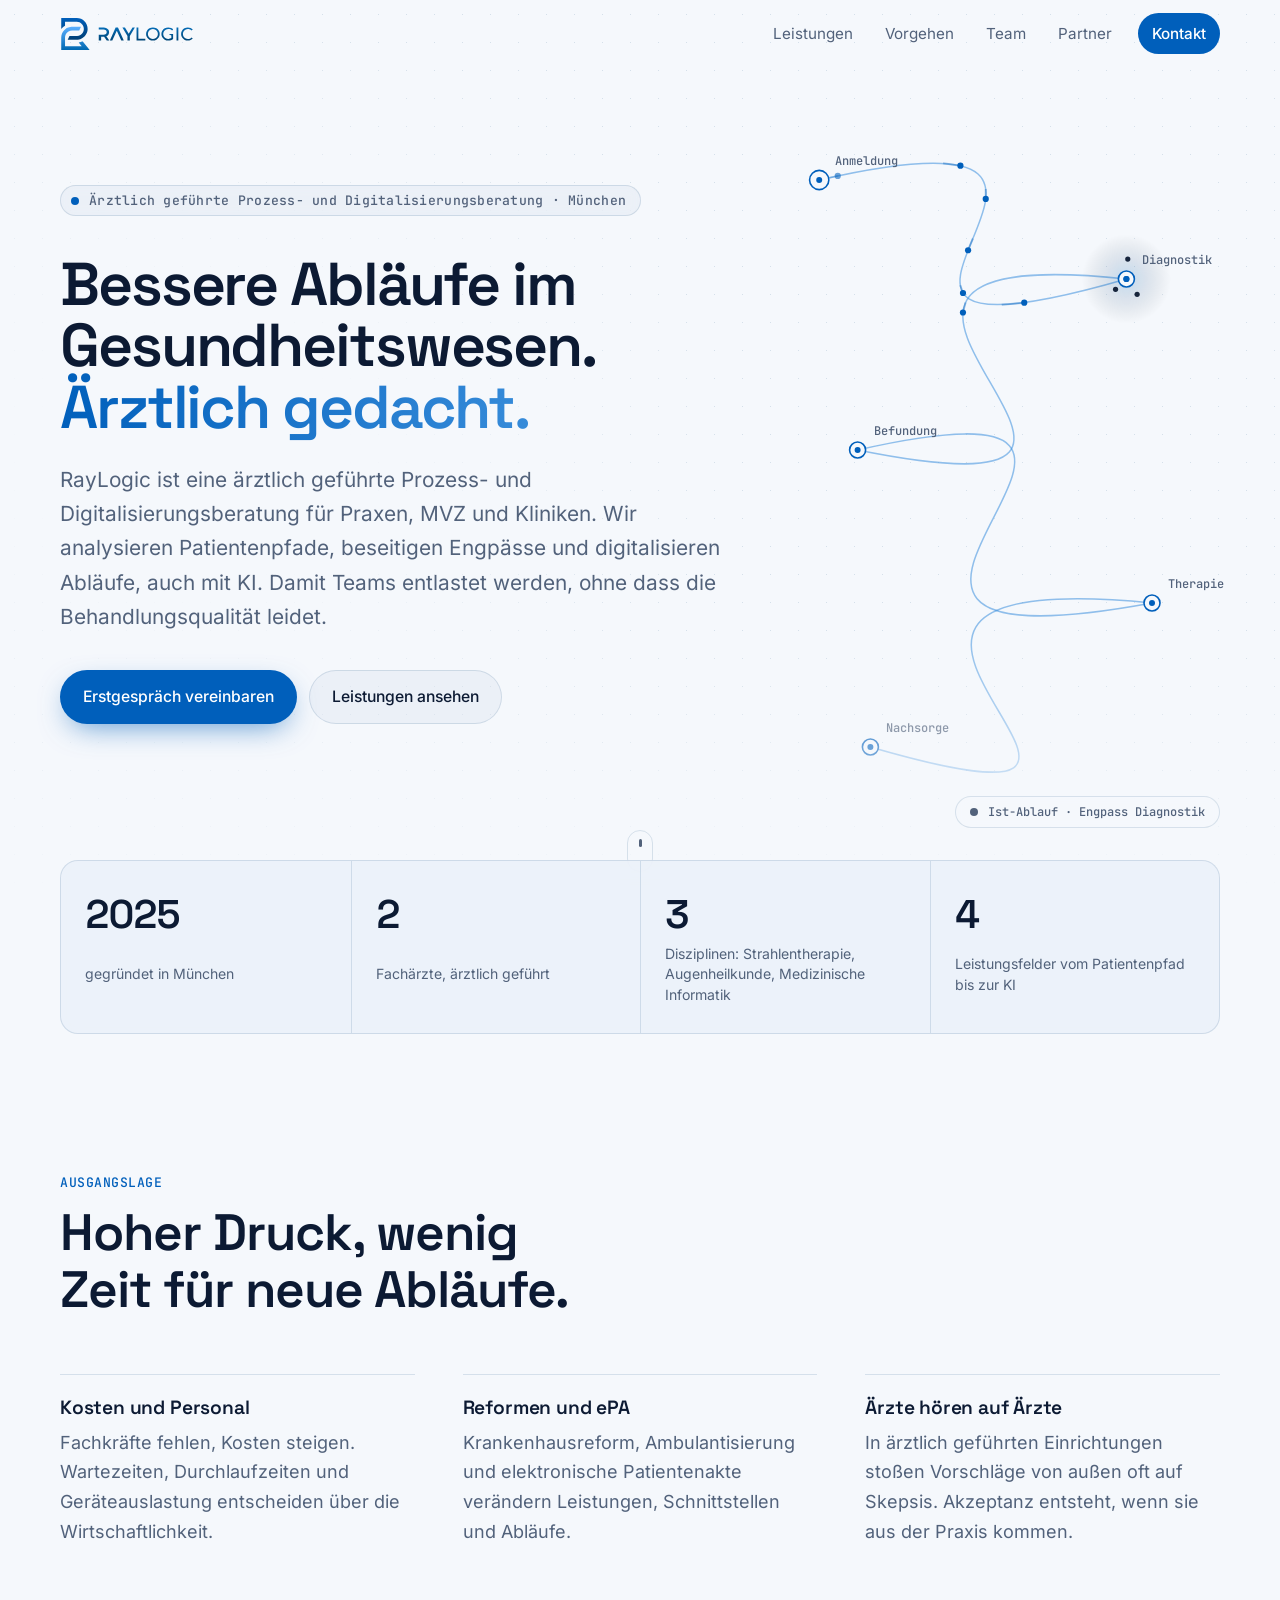
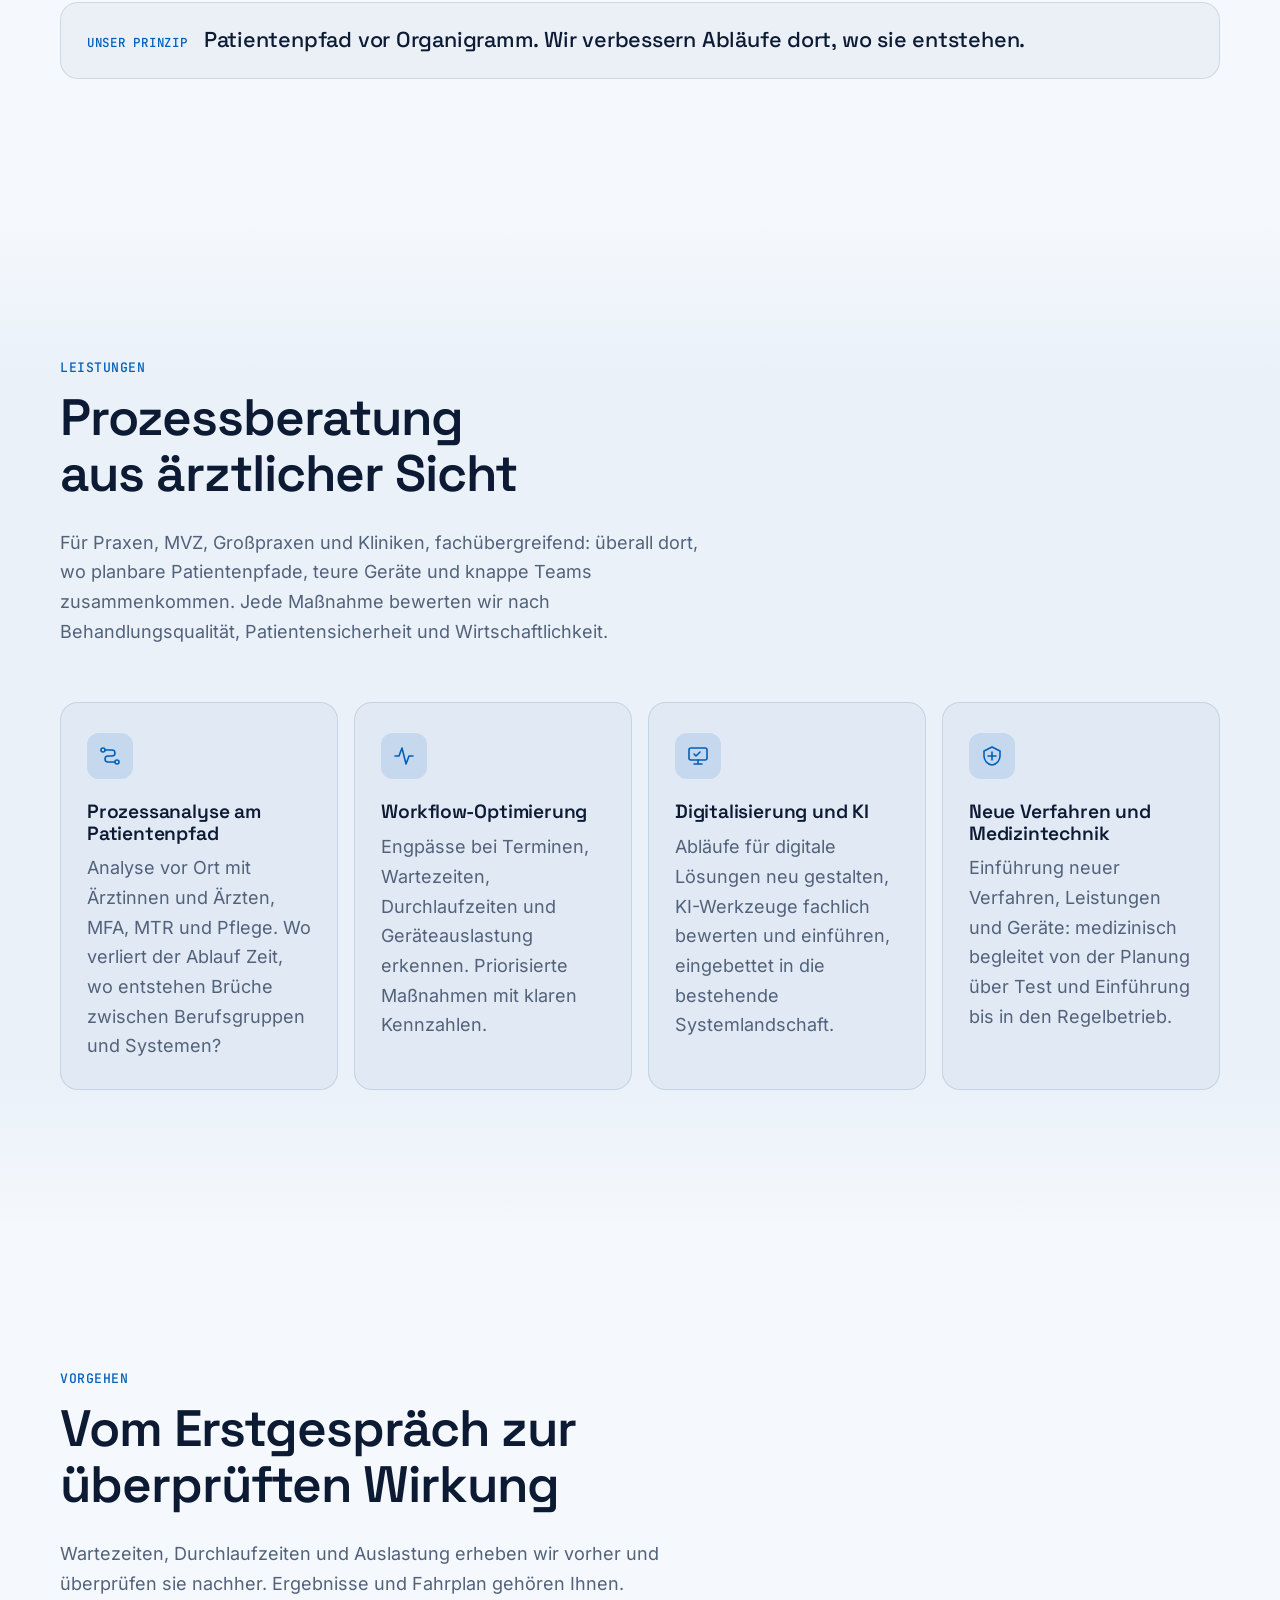
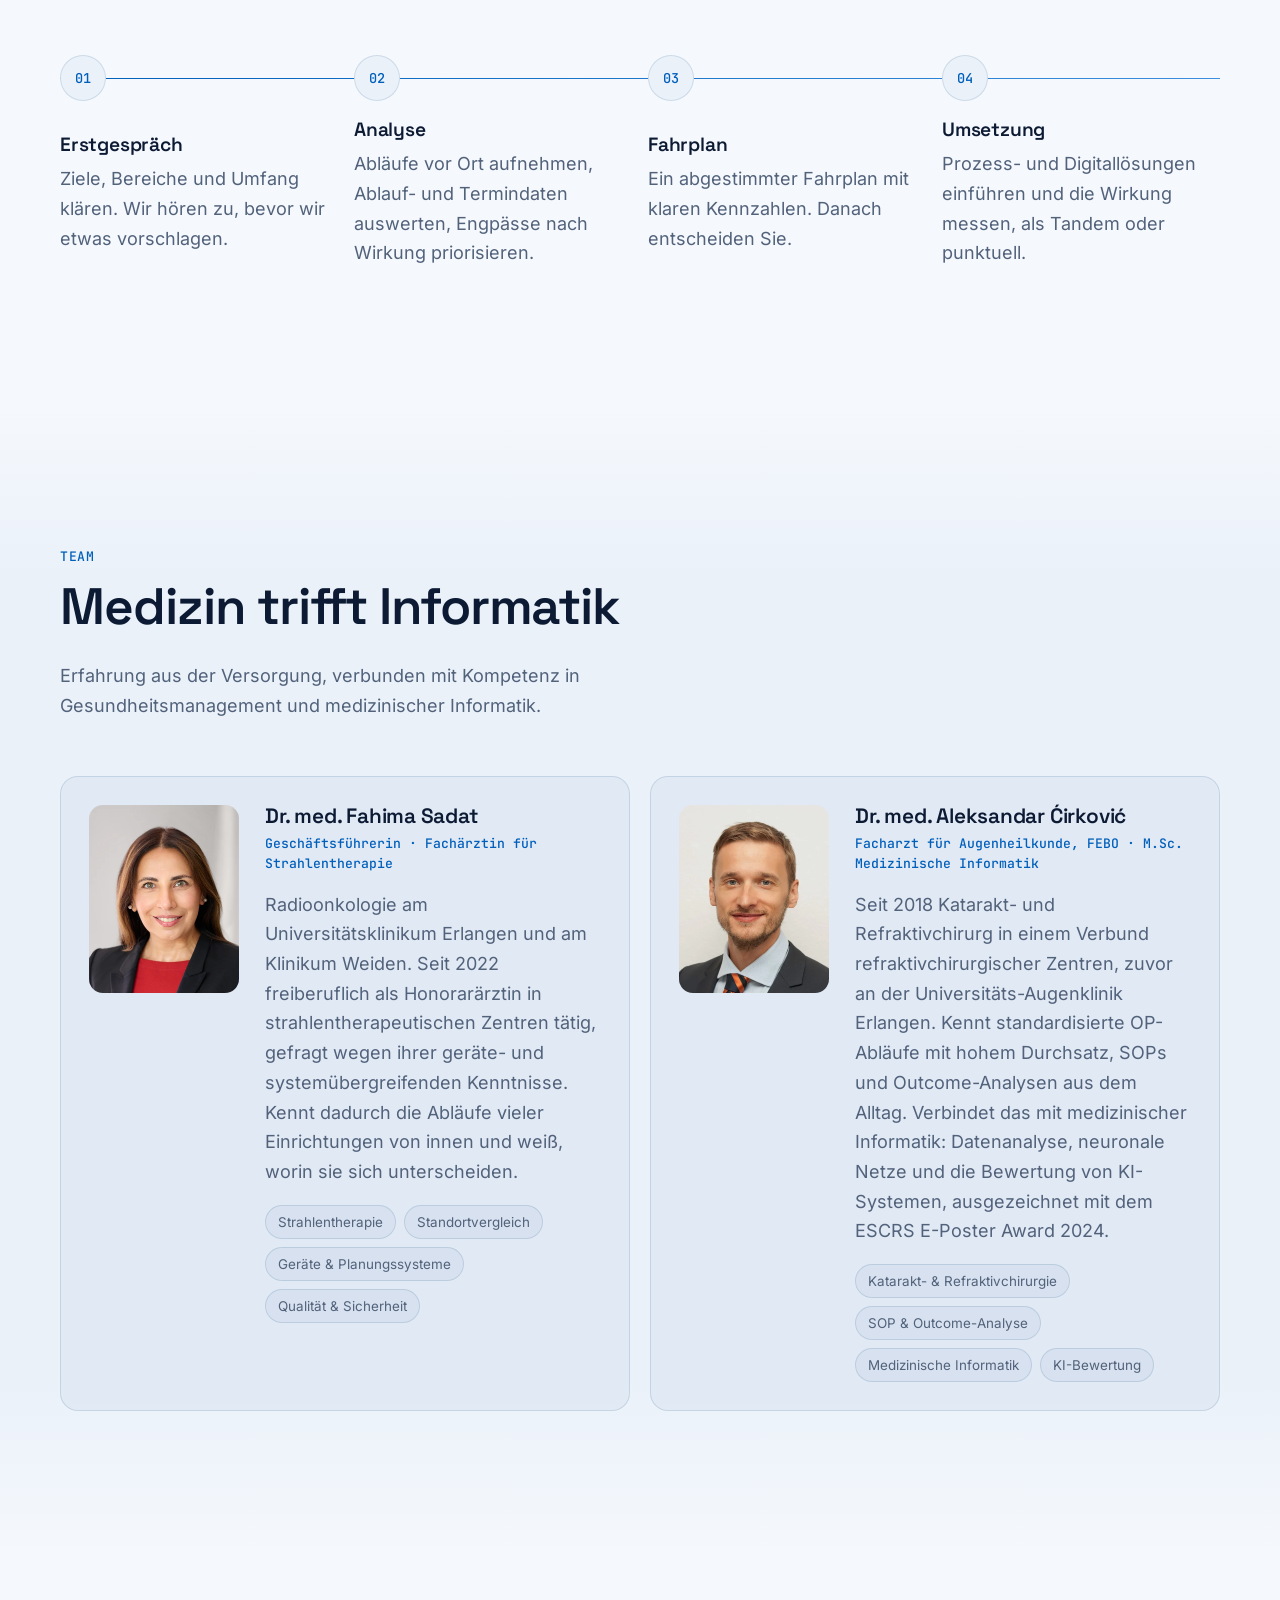
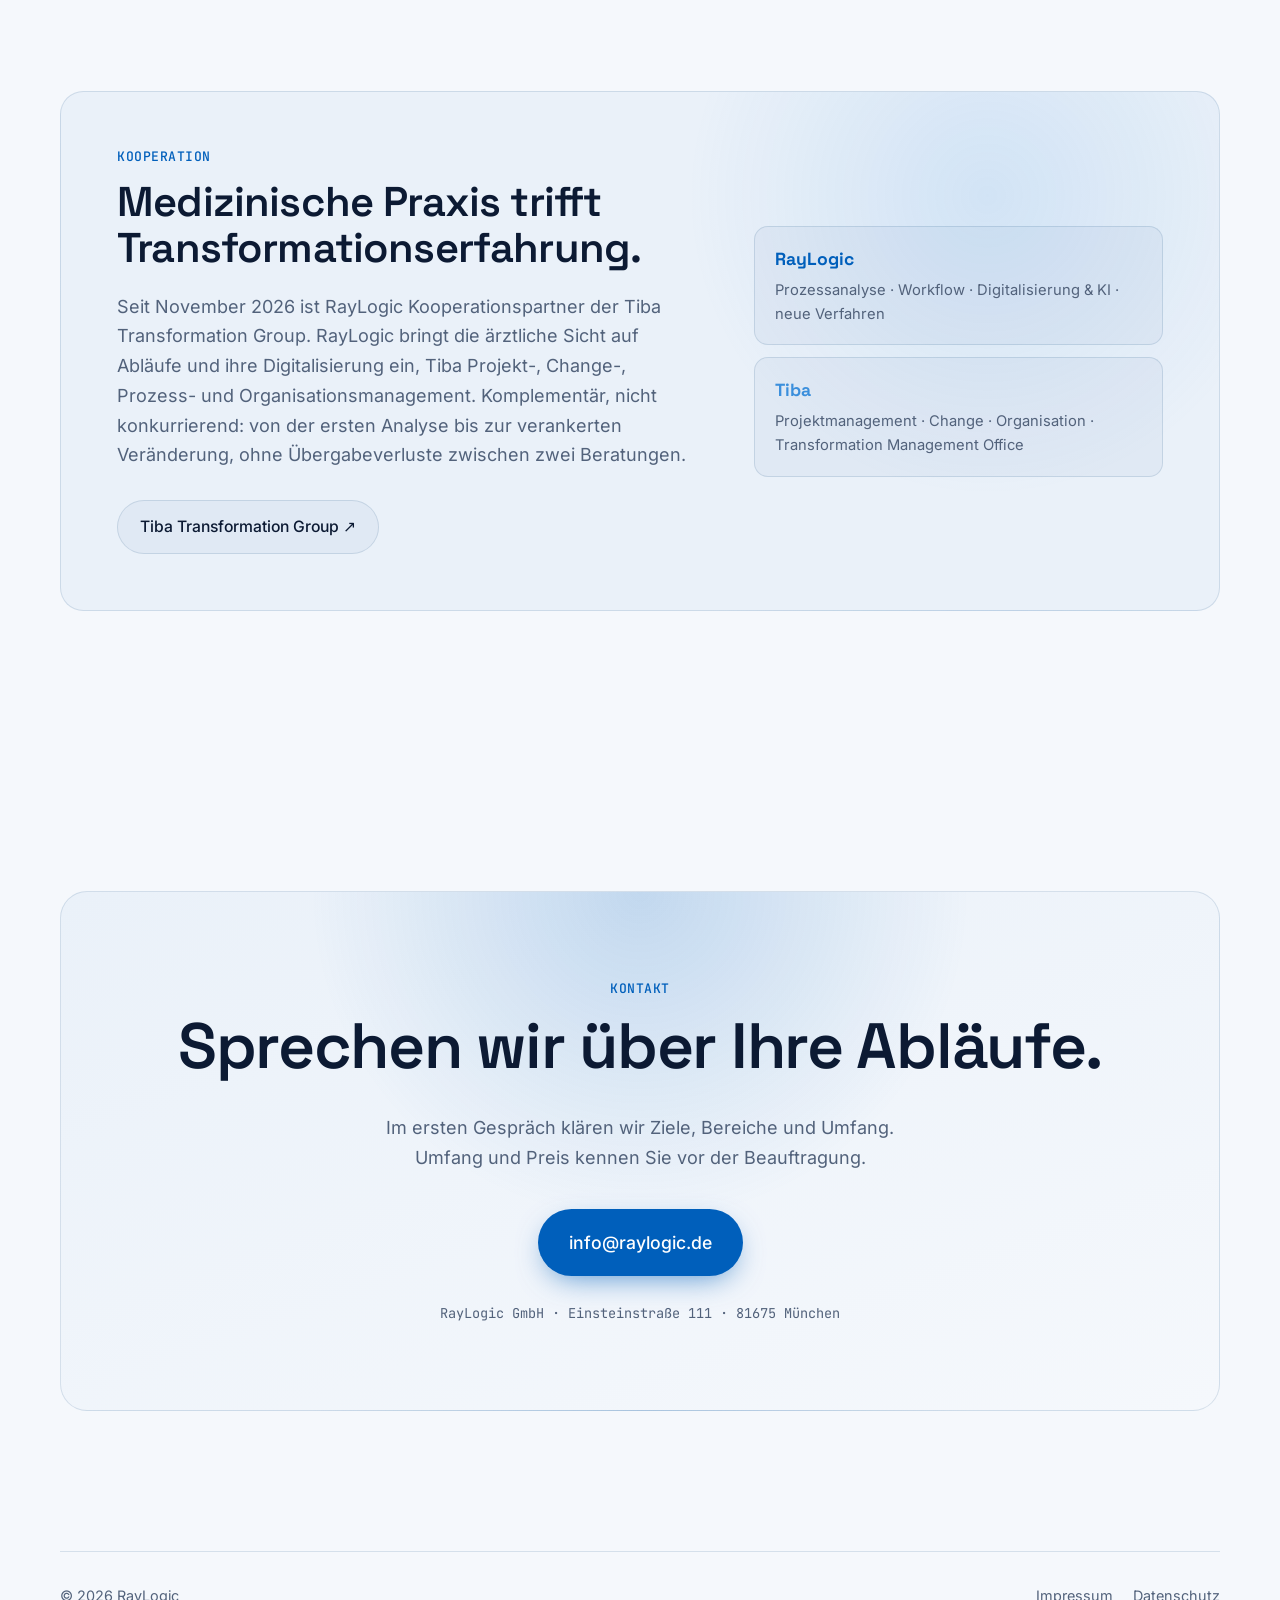
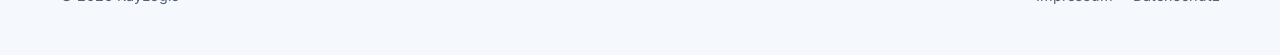
<file: raylogic-site/site/index.html>
<!doctype html>
<html lang="de">
<head>
  <meta charset="utf-8">
  <meta name="viewport" content="width=device-width, initial-scale=1, viewport-fit=cover">
  <title>RayLogic – Prozessberatung für das Gesundheitswesen</title>
  <meta name="description" content="RayLogic GmbH – ärztlich geführte Prozess- und Digitalisierungsberatung für Praxen, MVZ und Kliniken aus München.">
  <meta name="theme-color" content="#08111f" media="(prefers-color-scheme: dark)">
  <meta name="theme-color" content="#f5f8fc" media="(prefers-color-scheme: light)">
  <meta property="og:title" content="RayLogic">
  <meta property="og:type" content="website">
  <link rel="icon" href="assets/img/raylogic-bildmarke.svg" type="image/svg+xml">
  <link rel="icon" href="assets/img/favicon-64.png" type="image/png" sizes="64x64">
  <link rel="apple-touch-icon" href="assets/img/apple-touch-icon.png">
  <link rel="preload" href="assets/fonts/inter-var.woff2" as="font" type="font/woff2" crossorigin>
  <link rel="preload" href="assets/fonts/space-grotesk-var.woff2" as="font" type="font/woff2" crossorigin>
  <link rel="stylesheet" href="assets/css/main.css">
  <script src="assets/js/main.js" defer></script>
  <script src="assets/js/hero.js" defer></script>
</head>
<body>
  <div class="progress" aria-hidden="true"></div>

  <header class="site-header" data-header>
    <a class="brand" href="#top" aria-label="RayLogic – zur Startseite">
      <img class="brand-logo logo-on-dark" src="assets/img/raylogic-horizontal-dunkel.svg" alt="RayLogic" width="512" height="130">
      <img class="brand-logo logo-on-light" src="assets/img/raylogic-horizontal.svg" alt="" width="512" height="130">
    </a>
    <button class="nav-toggle" aria-expanded="false" aria-controls="nav" data-nav-toggle>
      <span class="sr-only">Menü</span><i></i><i></i>
    </button>
    <nav id="nav" class="nav" data-nav>
      <a href="#leistungen">Leistungen</a>
      <a href="#ansatz">Vorgehen</a>
      <a href="#team">Team</a>
      <a href="#partner">Partner</a>
      <a href="#kontakt" class="nav-cta">Kontakt</a>
    </nav>
  </header>

  <main id="top">
    <!-- ========== HERO ========== -->
    <section class="hero">
      <canvas class="hero-canvas" data-hero-canvas aria-hidden="true"></canvas>
      <div class="hero-inner">
        <p class="eyebrow reveal">
          <span class="dot"></span>
          Ärztlich geführte Prozess- und Digitalisierungsberatung · München
        </p>
        <h1 class="hero-title reveal" data-split>
          Bessere Abläufe im Gesundheitswesen.<br> <em>Ärztlich gedacht.</em>
        </h1>
        <p class="lead reveal">
          RayLogic ist eine ärztlich geführte Prozess- und Digitalisierungsberatung für Praxen, MVZ und Kliniken. Wir analysieren Patientenpfade, beseitigen Engpässe und digitalisieren Abläufe, auch mit KI. Damit Teams entlastet werden, ohne dass die Behandlungsqualität leidet.
        </p>
        <div class="hero-actions reveal">
          <a class="btn btn-primary" href="#kontakt" data-magnetic>Erstgespräch vereinbaren</a>
          <a class="btn btn-ghost" href="#leistungen">Leistungen ansehen</a>
        </div>
      </div>
      <p class="hero-phase" data-hero-phase data-state="ist" aria-hidden="true">Ist-Ablauf · Engpass Diagnostik</p>
      <a class="scroll-hint" href="#leistungen" aria-label="Weiter nach unten"><span></span></a>
    </section>

    <!-- ========== ECKDATEN ========== -->
    <section class="stats" aria-label="Eckdaten">
      <div class="stat reveal"><b data-count="2025" data-plain>2025</b><span>gegründet in München</span></div>
      <div class="stat reveal"><b data-count="2">2</b><span>Fachärzte, ärztlich geführt</span></div>
      <div class="stat reveal"><b data-count="3">3</b><span>Disziplinen: Strahlentherapie, Augenheilkunde, Medizinische Informatik</span></div>
      <div class="stat reveal"><b data-count="4">4</b><span>Leistungsfelder vom Patientenpfad bis zur KI</span></div>
    </section>

    <!-- ========== AUSGANGSLAGE ========== -->
    <section id="warum" class="section">
      <header class="section-head">
        <p class="kicker reveal">Ausgangslage</p>
        <h2 class="reveal">Hoher Druck, wenig Zeit für neue Abläufe.</h2>
      </header>
      <div class="why">
        <article class="why-item reveal">
          <h3>Kosten und Personal</h3>
          <p>Fachkräfte fehlen, Kosten steigen. Wartezeiten, Durchlaufzeiten und Geräteauslastung entscheiden über die Wirtschaftlichkeit.</p>
        </article>
        <article class="why-item reveal">
          <h3>Reformen und ePA</h3>
          <p>Krankenhausreform, Ambulantisierung und elektronische Patientenakte verändern Leistungen, Schnittstellen und Abläufe.</p>
        </article>
        <article class="why-item reveal">
          <h3>Ärzte hören auf Ärzte</h3>
          <p>In ärztlich geführten Einrichtungen stoßen Vorschläge von außen oft auf Skepsis. Akzeptanz entsteht, wenn sie aus der Praxis kommen.</p>
        </article>
      </div>
      <p class="principle reveal"><span>Unser Prinzip</span> Patientenpfad vor Organigramm. Wir verbessern Abläufe dort, wo sie entstehen.</p>
    </section>

    <!-- ========== LEISTUNGEN ========== -->
    <section id="leistungen" class="section section-alt">
      <header class="section-head">
        <p class="kicker reveal">Leistungen</p>
        <h2 class="reveal">Prozessberatung aus ärztlicher Sicht</h2>
        <p class="reveal muted">Für Praxen, MVZ, Großpraxen und Kliniken, fachübergreifend: überall dort, wo planbare Patientenpfade, teure Geräte und knappe Teams zusammenkommen. Jede Maßnahme bewerten wir nach Behandlungsqualität, Patientensicherheit und Wirtschaftlichkeit.</p>
      </header>
      <div class="cards">
        <article class="card reveal" data-spotlight>
          <div class="card-icon" aria-hidden="true">
            <svg viewBox="0 0 24 24"><circle cx="5" cy="6" r="2"/><circle cx="19" cy="18" r="2"/><path d="M7 6h7a3 3 0 0 1 0 6H10a3 3 0 0 0 0 6h7"/></svg>
          </div>
          <h3>Prozessanalyse am Patientenpfad</h3>
          <p>Analyse vor Ort mit Ärztinnen und Ärzten, MFA, MTR und Pflege. Wo verliert der Ablauf Zeit, wo entstehen Brüche zwischen Berufsgruppen und Systemen?</p>
        </article>
        <article class="card reveal" data-spotlight>
          <div class="card-icon" aria-hidden="true">
            <svg viewBox="0 0 24 24"><path d="M3 12h4l3-8 4 16 3-8h4"/></svg>
          </div>
          <h3>Workflow-Optimierung</h3>
          <p>Engpässe bei Terminen, Wartezeiten, Durchlaufzeiten und Geräteauslastung erkennen. Priorisierte Maßnahmen mit klaren Kennzahlen.</p>
        </article>
        <article class="card reveal" data-spotlight>
          <div class="card-icon" aria-hidden="true">
            <svg viewBox="0 0 24 24"><rect x="3" y="4" width="18" height="12" rx="2"/><path d="M8 20h8M12 16v4M8 10l2 2 4-4"/></svg>
          </div>
          <h3>Digitalisierung und KI</h3>
          <p>Abläufe für digitale Lösungen neu gestalten, KI-Werkzeuge fachlich bewerten und einführen, eingebettet in die bestehende Systemlandschaft.</p>
        </article>
        <article class="card reveal" data-spotlight>
          <div class="card-icon" aria-hidden="true">
            <svg viewBox="0 0 24 24"><path d="M12 3l8 4v5c0 4.5-3.4 8.3-8 9-4.6-.7-8-4.5-8-9V7z"/><path d="M12 8v8M8 12h8"/></svg>
          </div>
          <h3>Neue Verfahren und Medizintechnik</h3>
          <p>Einführung neuer Verfahren, Leistungen und Geräte: medizinisch begleitet von der Planung über Test und Einführung bis in den Regelbetrieb.</p>
        </article>
      </div>
    </section>

    <!-- ========== VORGEHEN ========== -->
    <section id="ansatz" class="section">
      <header class="section-head">
        <p class="kicker reveal">Vorgehen</p>
        <h2 class="reveal">Vom Erstgespräch zur überprüften Wirkung</h2>
        <p class="reveal muted">Wartezeiten, Durchlaufzeiten und Auslastung erheben wir vorher und überprüfen sie nachher. Ergebnisse und Fahrplan gehören Ihnen.</p>
      </header>
      <ol class="steps" data-steps>
        <li class="step reveal"><span class="step-n">01</span><div><h3>Erstgespräch</h3><p>Ziele, Bereiche und Umfang klären. Wir hören zu, bevor wir etwas vorschlagen.</p></div></li>
        <li class="step reveal"><span class="step-n">02</span><div><h3>Analyse</h3><p>Abläufe vor Ort aufnehmen, Ablauf- und Termindaten auswerten, Engpässe nach Wirkung priorisieren.</p></div></li>
        <li class="step reveal"><span class="step-n">03</span><div><h3>Fahrplan</h3><p>Ein abgestimmter Fahrplan mit klaren Kennzahlen. Danach entscheiden Sie.</p></div></li>
        <li class="step reveal"><span class="step-n">04</span><div><h3>Umsetzung</h3><p>Prozess- und Digitallösungen einführen und die Wirkung messen, als Tandem oder punktuell.</p></div></li>
      </ol>
    </section>

    <!-- ========== TEAM ========== -->
    <section id="team" class="section section-alt">
      <header class="section-head">
        <p class="kicker reveal">Team</p>
        <h2 class="reveal">Medizin trifft Informatik</h2>
        <p class="reveal muted">Erfahrung aus der Versorgung, verbunden mit Kompetenz in Gesundheitsmanagement und medizinischer Informatik.</p>
      </header>
      <div class="team">
        <article class="person reveal" data-spotlight>
          <img class="person-photo" src="assets/img/fahima-sadat.webp" alt="Porträt Dr. med. Fahima Sadat" width="600" height="750" loading="lazy" decoding="async">
          <div class="person-body">
            <h3>Dr. med. Fahima Sadat</h3>
            <p class="role">Geschäftsführerin · Fachärztin für Strahlentherapie</p>
            <p>Radioonkologie am Universitätsklinikum Erlangen und am Klinikum Weiden. Seit 2022 freiberuflich als Honorarärztin in strahlentherapeutischen Zentren tätig, gefragt wegen ihrer geräte- und systemübergreifenden Kenntnisse. Kennt dadurch die Abläufe vieler Einrichtungen von innen und weiß, worin sie sich unterscheiden.</p>
            <ul class="tags"><li>Strahlentherapie</li><li>Standortvergleich</li><li>Geräte &amp; Planungssysteme</li><li>Qualität &amp; Sicherheit</li></ul>
          </div>
        </article>
        <article class="person reveal" data-spotlight>
          <img class="person-photo" src="assets/img/aleksandar-cirkovic.webp" alt="Porträt Dr. med. Aleksandar Ćirković" width="600" height="750" loading="lazy" decoding="async">
          <div class="person-body">
            <h3>Dr. med. Aleksandar Ćirković</h3>
            <p class="role">Facharzt für Augenheilkunde, FEBO · M.Sc. Medizinische Informatik</p>
            <p>Seit 2018 Katarakt- und Refraktivchirurg in einem Verbund refraktivchirurgischer Zentren, zuvor an der Universitäts-Augenklinik Erlangen. Kennt standardisierte OP-Abläufe mit hohem Durchsatz, SOPs und Outcome-Analysen aus dem Alltag. Verbindet das mit medizinischer Informatik: Datenanalyse, neuronale Netze und die Bewertung von KI-Systemen, ausgezeichnet mit dem ESCRS E-Poster Award 2024.</p>
            <ul class="tags"><li>Katarakt- &amp; Refraktivchirurgie</li><li>SOP &amp; Outcome-Analyse</li><li>Medizinische Informatik</li><li>KI-Bewertung</li></ul>
          </div>
        </article>
      </div>
    </section>

    <!-- ========== PARTNER ========== -->
    <section id="partner" class="section">
      <div class="partner reveal" data-spotlight>
        <div class="partner-text">
          <p class="kicker">Kooperation</p>
          <h2>Medizinische Praxis trifft Transformationserfahrung.</h2>
          <p class="muted">Seit November 2026 ist RayLogic Kooperationspartner der Tiba Transformation Group. RayLogic bringt die ärztliche Sicht auf Abläufe und ihre Digitalisierung ein, Tiba Projekt-, Change-, Prozess- und Organisationsmanagement. Komplementär, nicht konkurrierend: von der ersten Analyse bis zur verankerten Veränderung, ohne Übergabeverluste zwischen zwei Beratungen.</p>
          <a class="btn btn-ghost" href="https://www.tiba-ttg.com/" target="_blank" rel="noopener">Tiba Transformation Group ↗</a>
        </div>
        <ul class="partner-split">
          <li><b>RayLogic</b><span>Prozessanalyse · Workflow · Digitalisierung &amp; KI · neue Verfahren</span></li>
          <li><b>Tiba</b><span>Projektmanagement · Change · Organisation · Transformation Management Office</span></li>
        </ul>
      </div>
    </section>

    <!-- ========== KONTAKT ========== -->
    <section id="kontakt" class="section contact">
      <div class="contact-card reveal" data-spotlight>
        <p class="kicker">Kontakt</p>
        <h2>Sprechen wir über Ihre Abläufe.</h2>
        <p class="muted">Im ersten Gespräch klären wir Ziele, Bereiche und Umfang. Umfang und Preis kennen Sie vor der Beauftragung.</p>
        <div class="contact-actions">
          <a class="btn btn-primary btn-lg" href="mailto:info@raylogic.de" data-magnetic>info@raylogic.de</a>
        </div>
        <p class="address">RayLogic GmbH · Einsteinstraße 111 · 81675 München</p>
      </div>
    </section>
  </main>

  <footer class="site-footer">
    <span>© <span data-year></span> RayLogic</span>
    <nav>
      <a href="impressum.html">Impressum</a>
      <a href="datenschutz.html">Datenschutz</a>
    </nav>
  </footer>
</body>
</html>
</file>
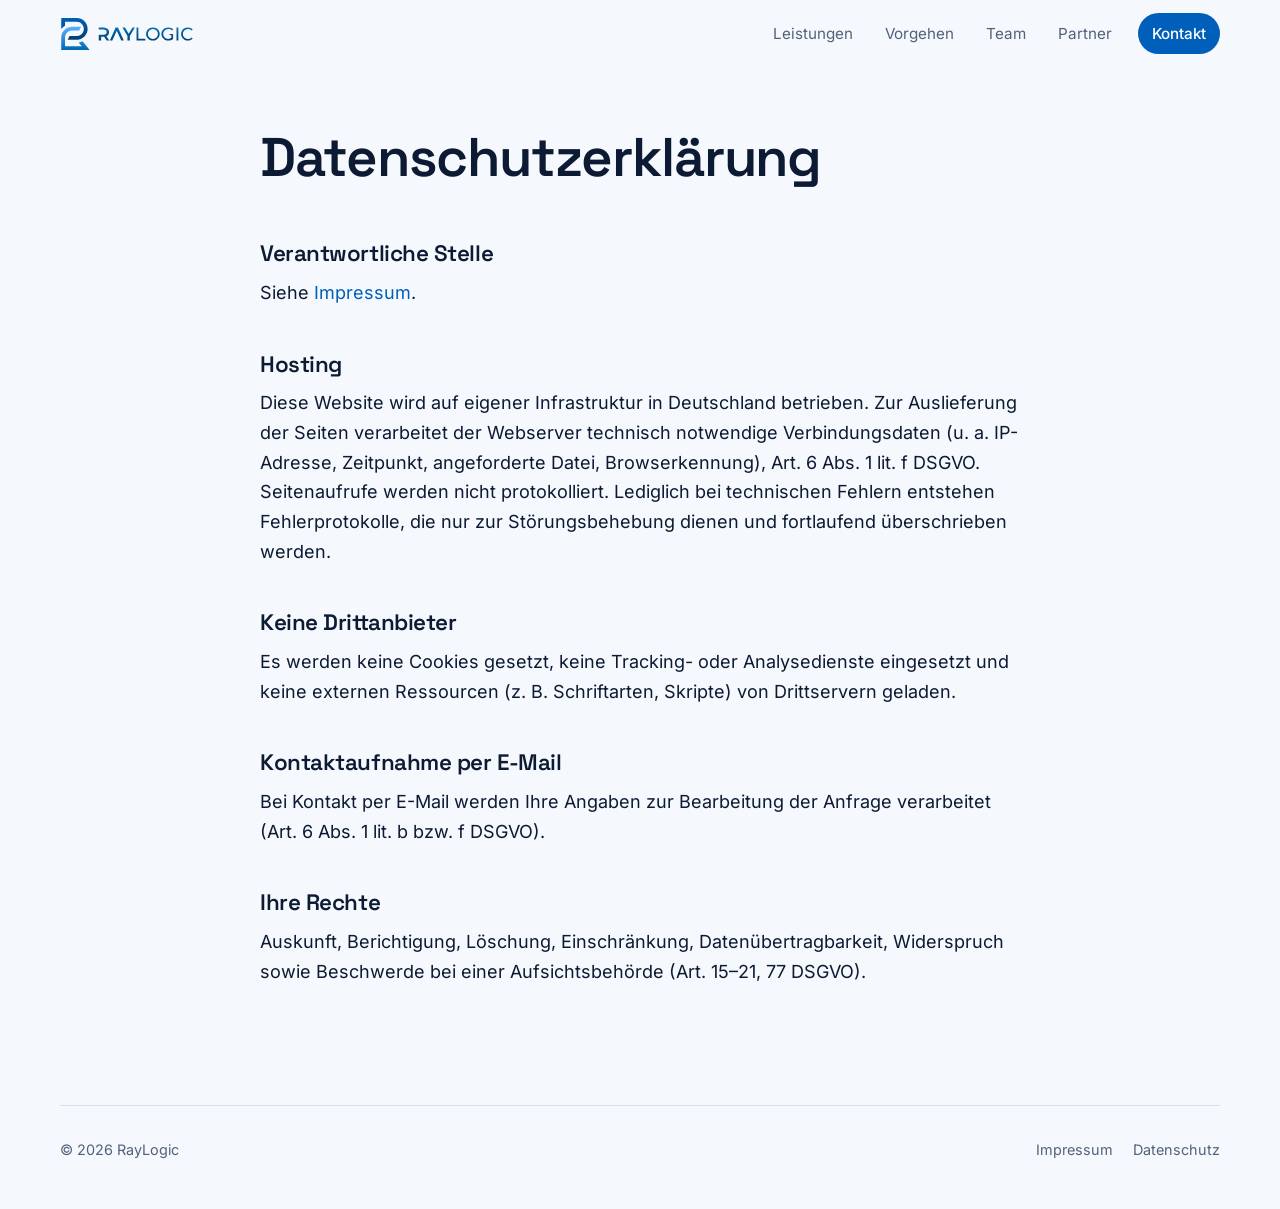
<file: raylogic-site/site/datenschutz.html>
<!doctype html>
<html lang="de">
<head>
  <meta charset="utf-8">
  <meta name="viewport" content="width=device-width, initial-scale=1, viewport-fit=cover">
  <title>Datenschutz – RayLogic</title>
  <meta name="description" content="RayLogic GmbH – ärztlich geführte Prozess- und Digitalisierungsberatung für Praxen, MVZ und Kliniken aus München.">
  <meta name="theme-color" content="#08111f" media="(prefers-color-scheme: dark)">
  <meta name="theme-color" content="#f5f8fc" media="(prefers-color-scheme: light)">
  <meta property="og:title" content="RayLogic">
  <meta property="og:type" content="website">
  <link rel="icon" href="assets/img/raylogic-bildmarke.svg" type="image/svg+xml">
  <link rel="icon" href="assets/img/favicon-64.png" type="image/png" sizes="64x64">
  <link rel="apple-touch-icon" href="assets/img/apple-touch-icon.png">
  <link rel="preload" href="assets/fonts/inter-var.woff2" as="font" type="font/woff2" crossorigin>
  <link rel="preload" href="assets/fonts/space-grotesk-var.woff2" as="font" type="font/woff2" crossorigin>
  <link rel="stylesheet" href="assets/css/main.css">
  <script src="assets/js/main.js" defer></script>
</head>
<body>
  <div class="progress" aria-hidden="true"></div>

  <header class="site-header" data-header>
    <a class="brand" href="./" aria-label="RayLogic – zur Startseite">
      <img class="brand-logo logo-on-dark" src="assets/img/raylogic-horizontal-dunkel.svg" alt="RayLogic" width="512" height="130">
      <img class="brand-logo logo-on-light" src="assets/img/raylogic-horizontal.svg" alt="" width="512" height="130">
    </a>
    <button class="nav-toggle" aria-expanded="false" aria-controls="nav" data-nav-toggle>
      <span class="sr-only">Menü</span><i></i><i></i>
    </button>
    <nav id="nav" class="nav" data-nav>
      <a href="./#leistungen">Leistungen</a>
      <a href="./#ansatz">Vorgehen</a>
      <a href="./#team">Team</a>
      <a href="./#partner">Partner</a>
      <a href="./#kontakt" class="nav-cta">Kontakt</a>
    </nav>
  </header>

  <main class="legal">
    <h1>Datenschutzerklärung</h1>
    <h2>Verantwortliche Stelle</h2>
    <p>Siehe <a href="impressum.html">Impressum</a>.</p>
    <h2>Hosting</h2>
    <p>Diese Website wird auf eigener Infrastruktur in Deutschland betrieben. Zur Auslieferung der Seiten verarbeitet der Webserver technisch notwendige Verbindungsdaten (u.&nbsp;a. IP-Adresse, Zeitpunkt, angeforderte Datei, Browserkennung), Art. 6 Abs. 1 lit. f DSGVO. Seitenaufrufe werden nicht protokolliert. Lediglich bei technischen Fehlern entstehen Fehlerprotokolle, die nur zur Störungsbehebung dienen und fortlaufend überschrieben werden.</p>
    <h2>Keine Drittanbieter</h2>
    <p>Es werden keine Cookies gesetzt, keine Tracking- oder Analysedienste eingesetzt und keine externen Ressourcen (z.&nbsp;B. Schriftarten, Skripte) von Drittservern geladen.</p>
    <h2>Kontaktaufnahme per E-Mail</h2>
    <p>Bei Kontakt per E-Mail werden Ihre Angaben zur Bearbeitung der Anfrage verarbeitet (Art. 6 Abs. 1 lit. b bzw. f DSGVO).</p>
    <h2>Ihre Rechte</h2>
    <p>Auskunft, Berichtigung, Löschung, Einschränkung, Datenübertragbarkeit, Widerspruch sowie Beschwerde bei einer Aufsichtsbehörde (Art. 15–21, 77 DSGVO).</p>
  </main>

  <footer class="site-footer">
    <span>© <span data-year></span> RayLogic</span>
    <nav>
      <a href="impressum.html">Impressum</a>
      <a href="datenschutz.html">Datenschutz</a>
    </nav>
  </footer>
</body>
</html>
</file>
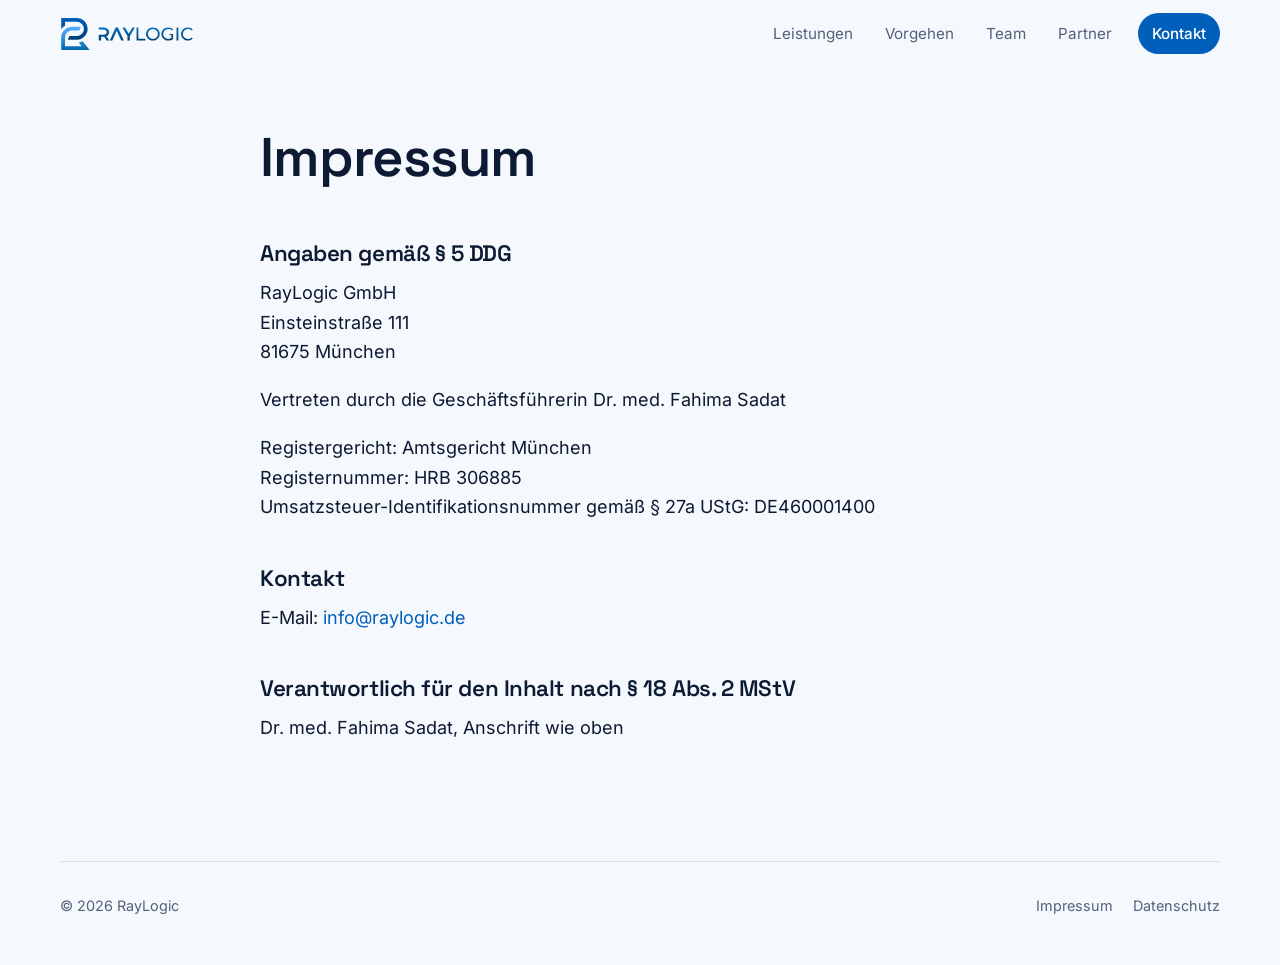
<file: raylogic-site/site/impressum.html>
<!doctype html>
<html lang="de">
<head>
  <meta charset="utf-8">
  <meta name="viewport" content="width=device-width, initial-scale=1, viewport-fit=cover">
  <title>Impressum – RayLogic</title>
  <meta name="description" content="RayLogic GmbH – ärztlich geführte Prozess- und Digitalisierungsberatung für Praxen, MVZ und Kliniken aus München.">
  <meta name="theme-color" content="#08111f" media="(prefers-color-scheme: dark)">
  <meta name="theme-color" content="#f5f8fc" media="(prefers-color-scheme: light)">
  <meta property="og:title" content="RayLogic">
  <meta property="og:type" content="website">
  <link rel="icon" href="assets/img/raylogic-bildmarke.svg" type="image/svg+xml">
  <link rel="icon" href="assets/img/favicon-64.png" type="image/png" sizes="64x64">
  <link rel="apple-touch-icon" href="assets/img/apple-touch-icon.png">
  <link rel="preload" href="assets/fonts/inter-var.woff2" as="font" type="font/woff2" crossorigin>
  <link rel="preload" href="assets/fonts/space-grotesk-var.woff2" as="font" type="font/woff2" crossorigin>
  <link rel="stylesheet" href="assets/css/main.css">
  <script src="assets/js/main.js" defer></script>
</head>
<body>
  <div class="progress" aria-hidden="true"></div>

  <header class="site-header" data-header>
    <a class="brand" href="./" aria-label="RayLogic – zur Startseite">
      <img class="brand-logo logo-on-dark" src="assets/img/raylogic-horizontal-dunkel.svg" alt="RayLogic" width="512" height="130">
      <img class="brand-logo logo-on-light" src="assets/img/raylogic-horizontal.svg" alt="" width="512" height="130">
    </a>
    <button class="nav-toggle" aria-expanded="false" aria-controls="nav" data-nav-toggle>
      <span class="sr-only">Menü</span><i></i><i></i>
    </button>
    <nav id="nav" class="nav" data-nav>
      <a href="./#leistungen">Leistungen</a>
      <a href="./#ansatz">Vorgehen</a>
      <a href="./#team">Team</a>
      <a href="./#partner">Partner</a>
      <a href="./#kontakt" class="nav-cta">Kontakt</a>
    </nav>
  </header>

  <main class="legal">
    <h1>Impressum</h1>
    <h2>Angaben gemäß § 5 DDG</h2>
    <p>RayLogic GmbH<br>Einsteinstraße 111<br>81675 München</p>
    <p>Vertreten durch die Geschäftsführerin Dr. med. Fahima Sadat</p>
    <p>Registergericht: Amtsgericht München<br>Registernummer: HRB 306885<br>Umsatzsteuer-Identifikationsnummer gemäß § 27a UStG: DE460001400</p>
    <h2>Kontakt</h2>
    <p>E-Mail: <a href="mailto:info@raylogic.de">info@raylogic.de</a></p>
    <h2>Verantwortlich für den Inhalt nach § 18 Abs. 2 MStV</h2>
    <p>Dr. med. Fahima Sadat, Anschrift wie oben</p>
  </main>

  <footer class="site-footer">
    <span>© <span data-year></span> RayLogic</span>
    <nav>
      <a href="impressum.html">Impressum</a>
      <a href="datenschutz.html">Datenschutz</a>
    </nav>
  </footer>
</body>
</html>
</file>
<file: raylogic-site/site/assets/css/main.css>
/* RayLogic – self-hosted, keine externen Requests (DSGVO) */

@font-face {
  font-family: "Inter";
  src: url("../fonts/inter-var.woff2") format("woff2");
  font-weight: 100 900;
  font-display: swap;
}
@font-face {
  font-family: "Space Grotesk";
  src: url("../fonts/space-grotesk-var.woff2") format("woff2");
  font-weight: 300 700;
  font-display: swap;
}
@font-face {
  font-family: "JetBrains Mono";
  src: url("../fonts/jetbrains-mono-var.woff2") format("woff2");
  font-weight: 100 800;
  font-display: swap;
}

/* ---------- Tokens ---------- */
/* Markenfarben aus der Logo-Vektordatei: Navy #003f75 · Royal #005fbb · Himmelblau #5bafff */
:root {
  --brand-navy: #003f75;
  --brand-royal: #005fbb;
  --brand-sky: #5bafff;

  --bg: #08111f;
  --bg-2: #0c1a2e;
  --surface: rgb(120 170 240 / 0.05);
  --surface-2: rgb(120 170 240 / 0.09);
  --line: rgb(140 180 240 / 0.13);
  --text: #e8eef8;
  --muted: #8d9db6;
  --accent: #5bafff;
  --accent-2: #3b8fdc;
  --accent-ink: #061226;

  --radius: 18px;
  --radius-sm: 10px;
  --shadow: 0 20px 60px -20px rgb(0 0 0 / 0.6);
  --ease-out: cubic-bezier(0.16, 1, 0.3, 1);
  --ease-spring: cubic-bezier(0.34, 1.56, 0.64, 1);
  --wrap: min(1160px, 100% - 2 * var(--gutter));
  --gutter: clamp(16px, 4vw, 40px);
  --header-h: 68px;

  --font-sans: "Inter", system-ui, -apple-system, "Segoe UI", Roboto, sans-serif;
  --font-display: "Space Grotesk", var(--font-sans);
  --font-mono: "JetBrains Mono", ui-monospace, SFMono-Regular, Menlo, monospace;

  color-scheme: dark;
}

@media (prefers-color-scheme: light) {
  :root:not([data-theme="dark"]) {
    --bg: #f5f8fc;
    --bg-2: #eaf1f9;
    --surface: rgb(0 63 117 / 0.04);
    --surface-2: rgb(0 63 117 / 0.075);
    --line: rgb(0 63 117 / 0.13);
    --text: #0c1a33;
    --muted: #52627b;
    --accent: #005fbb;
    --accent-2: #3b8fdc;
    --accent-ink: #ffffff;
    --shadow: 0 20px 50px -25px rgb(0 63 117 / 0.35);
    color-scheme: light;
  }
}

:root[data-theme="light"] {
  --bg: #f5f8fc;
  --bg-2: #eaf1f9;
  --surface: rgb(0 63 117 / 0.04);
  --surface-2: rgb(0 63 117 / 0.075);
  --line: rgb(0 63 117 / 0.13);
  --text: #0c1a33;
  --muted: #52627b;
  --accent: #005fbb;
  --accent-2: #3b8fdc;
  --accent-ink: #ffffff;
  --shadow: 0 20px 50px -25px rgb(0 63 117 / 0.35);
  color-scheme: light;
}

/* ---------- Base ---------- */
*, *::before, *::after { box-sizing: border-box; }
html {
  scroll-behavior: smooth;
  scroll-padding-top: calc(var(--header-h) + 16px);
  -webkit-text-size-adjust: 100%;
}
body {
  margin: 0;
  background: var(--bg);
  color: var(--text);
  font: 400 clamp(16px, 0.25vw + 15px, 18px) / 1.65 var(--font-sans);
  font-feature-settings: "ss01", "cv11";
  -webkit-font-smoothing: antialiased;
  overflow-x: clip;
}
img, svg, canvas { display: block; max-width: 100%; }
a { color: inherit; text-decoration: none; }
h1, h2, h3 { font-family: var(--font-display); line-height: 1.1; letter-spacing: -0.02em; margin: 0 0 0.5em; font-weight: 600; }
h2 { font-size: clamp(2rem, 3.5vw + 0.5rem, 3.2rem); text-wrap: balance; }
h3 { font-size: 1.2rem; letter-spacing: -0.01em; }
p { margin: 0 0 1em; }
.muted { color: var(--muted); }
.sr-only { position: absolute; width: 1px; height: 1px; overflow: hidden; clip: rect(0 0 0 0); white-space: nowrap; }
::selection { background: var(--accent); color: var(--accent-ink); }
:focus-visible { outline: 2px solid var(--accent); outline-offset: 3px; border-radius: 6px; }

@view-transition { navigation: auto; }

/* ---------- Scroll-Fortschritt ---------- */
.progress {
  position: fixed; inset: 0 0 auto; height: 2px; z-index: 60;
  background: linear-gradient(90deg, var(--accent-2), var(--accent));
  transform-origin: 0 50%;
  transform: scaleX(var(--p, 0));
}
@supports (animation-timeline: scroll()) {
  .progress { animation: progress linear both; animation-timeline: scroll(root); }
  @keyframes progress { from { transform: scaleX(0); } to { transform: scaleX(1); } }
}

/* ---------- Header ---------- */
.site-header {
  position: fixed; inset: 0 0 auto; z-index: 50;
  height: var(--header-h);
  display: flex; align-items: center; justify-content: space-between;
  padding: 0 max(var(--gutter), calc((100% - 1160px) / 2));
  transition: background 0.4s, border-color 0.4s, transform 0.5s var(--ease-out);
  border-bottom: 1px solid transparent;
}
.site-header.is-scrolled {
  background: color-mix(in srgb, var(--bg) 72%, transparent);
  backdrop-filter: blur(14px) saturate(1.4);
  -webkit-backdrop-filter: blur(14px) saturate(1.4);
  border-bottom-color: var(--line);
}
.site-header.is-hidden { transform: translateY(-100%); }

.brand { display: inline-flex; align-items: center; }
.brand-logo { width: auto; height: 34px; transition: transform 0.5s var(--ease-out); }
.brand:hover .brand-logo { transform: translateY(-1px) scale(1.02); }
/* Logo-Variante passend zum Farbschema */
.logo-on-light { display: none; }
@media (prefers-color-scheme: light) {
  :root:not([data-theme="dark"]) .logo-on-light { display: block; }
  :root:not([data-theme="dark"]) .logo-on-dark { display: none; }
}
:root[data-theme="light"] .logo-on-light { display: block; }
:root[data-theme="light"] .logo-on-dark { display: none; }

.nav { display: flex; gap: 4px; align-items: center; }
.nav a {
  position: relative; padding: 8px 14px; border-radius: 999px;
  font-size: 0.95rem; color: var(--muted);
  transition: color 0.25s, background 0.25s;
}
.nav a:hover, .nav a.is-active { color: var(--text); background: var(--surface-2); }
.nav a.nav-cta { color: var(--accent-ink); background: var(--accent); margin-left: 8px; font-weight: 500; }
.nav a.nav-cta:hover { filter: brightness(1.08); }

.nav-toggle { display: none; }

@media (max-width: 760px) {
  .nav-toggle {
    display: grid; place-content: center; gap: 6px;
    width: 44px; height: 44px; border: 0; border-radius: 12px;
    background: var(--surface-2); color: var(--text); cursor: pointer;
  }
  .nav-toggle i { display: block; width: 20px; height: 2px; background: currentColor; border-radius: 2px; transition: transform 0.4s var(--ease-out); }
  .nav-toggle[aria-expanded="true"] i:first-of-type { transform: translateY(4px) rotate(45deg); }
  .nav-toggle[aria-expanded="true"] i:last-of-type { transform: translateY(-4px) rotate(-45deg); }

  .nav {
    position: fixed; inset: var(--header-h) 0 auto; flex-direction: column; align-items: stretch;
    padding: 12px var(--gutter) 24px; gap: 2px;
    background: color-mix(in srgb, var(--bg) 92%, transparent);
    backdrop-filter: blur(18px); -webkit-backdrop-filter: blur(18px);
    border-bottom: 1px solid var(--line);
    clip-path: inset(0 0 100% 0);
    transition: clip-path 0.5s var(--ease-out);
  }
  .nav.is-open { clip-path: inset(0 0 0 0); }
  .nav a { padding: 14px 12px; font-size: 1.1rem; border-radius: 12px; opacity: 0; transform: translateY(-8px); transition: opacity 0.4s, transform 0.5s var(--ease-out), background 0.25s; }
  .nav.is-open a { opacity: 1; transform: none; }
  .nav.is-open a:nth-child(2) { transition-delay: 0.04s; }
  .nav.is-open a:nth-child(3) { transition-delay: 0.08s; }
  .nav.is-open a:nth-child(4) { transition-delay: 0.12s; }
  .nav a.nav-cta { margin: 8px 0 0; text-align: center; }
  .site-header:has(.nav.is-open) { background: color-mix(in srgb, var(--bg) 92%, transparent); }
}

/* ---------- Buttons ---------- */
.btn {
  --mx: 0px; --my: 0px;
  display: inline-flex; align-items: center; justify-content: center; gap: 8px;
  padding: 13px 22px; border-radius: 999px; font-weight: 500; font-size: 0.98rem;
  border: 1px solid transparent; cursor: pointer;
  transform: translate(var(--mx), var(--my));
  transition: transform 0.35s var(--ease-out), background 0.25s, border-color 0.25s, box-shadow 0.35s;
  white-space: nowrap;
}
.btn-primary {
  background: var(--accent); color: var(--accent-ink);
  box-shadow: 0 10px 30px -10px color-mix(in srgb, var(--accent) 70%, transparent);
}
.btn-primary:hover { box-shadow: 0 14px 40px -10px color-mix(in srgb, var(--accent) 90%, transparent); }
.btn-ghost { border-color: var(--line); background: var(--surface); }
.btn-ghost:hover { background: var(--surface-2); }
.btn-lg { padding: 18px 30px; font-size: 1.1rem; }
@media (max-width: 420px) { .btn-lg { white-space: normal; word-break: break-all; } }

/* ---------- Hero ---------- */
.hero {
  position: relative; min-height: 100svh;
  display: grid; align-items: center;
  padding: calc(var(--header-h) + 40px) 0 100px;
  isolation: isolate; overflow: hidden;
}
.hero-canvas {
  position: absolute; inset: 0; width: 100%; height: 100%; z-index: -1;
  opacity: 0; transition: opacity 1.6s ease;
}
.hero-canvas.is-ready { opacity: 1; }
.hero::after {
  content: ""; position: absolute; inset: 0; z-index: -1; pointer-events: none;
  background:
    radial-gradient(ellipse 60% 70% at 15% 50%, var(--bg) 20%, transparent 70%),
    linear-gradient(to bottom, transparent 70%, var(--bg));
}
.hero-inner { width: var(--wrap); margin-inline: auto; }
.hero-inner > * { max-width: 680px; }
.hero-inner > .hero-title { max-width: 820px; }
.eyebrow {
  display: inline-flex; align-items: center; gap: 10px;
  padding: 6px 14px 6px 10px; border-radius: 999px;
  border: 1px solid var(--line); background: var(--surface);
  font: 500 0.82rem var(--font-mono); color: var(--muted); letter-spacing: 0.02em;
  backdrop-filter: blur(6px);
}
.dot { flex: none; width: 8px; height: 8px; border-radius: 50%; background: var(--accent); box-shadow: 0 0 0 0 var(--accent); animation: pulse 2.4s infinite; }
@keyframes pulse { 70% { box-shadow: 0 0 0 10px transparent; } 100% { box-shadow: 0 0 0 0 transparent; } }

.hero-title {
  font-size: clamp(2.3rem, 3.6vw + 0.9rem, 4.4rem);
  font-weight: 600; letter-spacing: -0.035em; line-height: 1.02;
  margin: 24px 0 24px;
}
.hero-title em {
  font-style: normal; display: inline;
  background: linear-gradient(100deg, var(--accent) 0%, var(--accent-2) 55%, var(--accent) 110%);
  background-size: 200% 100%;
  -webkit-background-clip: text; background-clip: text; color: transparent;
  animation: shimmer 8s ease-in-out infinite alternate;
}
@keyframes shimmer { to { background-position: 100% 0; } }
.lead { font-size: clamp(1.05rem, 0.6vw + 0.95rem, 1.3rem); color: var(--muted); margin-bottom: 36px; }
.hero-actions { display: flex; flex-wrap: wrap; gap: 12px; }

.hero-phase {
  position: absolute; right: max(var(--gutter), calc((100% - 1160px) / 2)); bottom: 72px; margin: 0;
  display: inline-flex; align-items: center; gap: 10px;
  padding: 7px 14px; border-radius: 999px; border: 1px solid var(--line);
  background: color-mix(in srgb, var(--bg) 70%, transparent); backdrop-filter: blur(6px);
  font: 500 0.75rem var(--font-mono); color: var(--muted);
  transition: color 0.6s, border-color 0.6s;
}
.hero-phase::before { content: ""; width: 8px; height: 8px; border-radius: 50%; background: var(--muted); transition: background 0.6s, box-shadow 0.6s; }
.hero-phase[data-state="soll"] { color: var(--text); border-color: color-mix(in srgb, var(--accent) 45%, var(--line)); }
.hero-phase[data-state="soll"]::before { background: var(--accent); box-shadow: 0 0 0 4px color-mix(in srgb, var(--accent) 25%, transparent); }
@media (max-width: 1099px) {
  .hero { align-items: end; padding-top: calc(var(--header-h) + 34svh); }
  .hero-phase { top: calc(var(--header-h) + 36svh); bottom: auto; right: var(--gutter); }
}
@media (max-width: 760px) {
  .hero-phase { display: none; }
  .hero::after { background: linear-gradient(to bottom, transparent 25%, var(--bg) 62%, color-mix(in srgb, var(--bg) 80%, transparent) 85%, var(--bg)); }
}

.scroll-hint {
  position: absolute; left: 50%; bottom: 28px; translate: -50% 0;
  width: 26px; height: 42px; border: 1.5px solid var(--line); border-radius: 14px;
}
.scroll-hint span { position: absolute; left: 50%; top: 8px; width: 3px; height: 8px; margin-left: -1.5px; border-radius: 2px; background: var(--muted); animation: wheel 2s var(--ease-out) infinite; }
@keyframes wheel { 0% { opacity: 0; transform: translateY(-4px); } 30% { opacity: 1; } 100% { opacity: 0; transform: translateY(14px); } }

/* Wort-Animation der Überschrift (per JS in Spans zerlegt) */
.split-word { display: inline-block; overflow: clip; vertical-align: top; padding-bottom: 0.08em; margin-bottom: -0.08em; }
.split-word > span { display: inline-block; transform: translateY(105%); transition: transform 1s var(--ease-out); transition-delay: calc(var(--i) * 70ms + 150ms); }
.is-visible .split-word > span, .split-word.is-visible > span { transform: none; }

/* ---------- Stats ---------- */
.stats {
  width: var(--wrap); margin: -40px auto 0; position: relative;
  display: grid; grid-template-columns: repeat(4, 1fr);
  border: 1px solid var(--line); border-radius: var(--radius);
  background: color-mix(in srgb, var(--bg-2) 80%, transparent);
  backdrop-filter: blur(10px);
}
.stat { padding: 28px 24px; display: grid; gap: 4px; }
.stat + .stat { border-left: 1px solid var(--line); }
.stat b { font: 600 clamp(1.8rem, 2.5vw + 0.5rem, 2.6rem) var(--font-display); letter-spacing: -0.03em; font-variant-numeric: tabular-nums; }
.stat span { color: var(--muted); font-size: 0.88rem; line-height: 1.45; }
@media (max-width: 760px) {
  .stats { grid-template-columns: 1fr 1fr; }
  .stat:nth-child(3) { border-left: 0; }
  .stat:nth-child(n + 3) { border-top: 1px solid var(--line); }
}

/* ---------- Sections ---------- */
.section { width: var(--wrap); margin-inline: auto; padding: clamp(80px, 12vw, 140px) 0; }
.section-alt { position: relative; }
.section-alt::before {
  content: ""; position: absolute; inset: 0 calc(50% - 50vw); z-index: -1;
  background: linear-gradient(to bottom, transparent, var(--bg-2) 15%, var(--bg-2) 85%, transparent);
}
.section-head { max-width: 640px; margin-bottom: 56px; }
.kicker { font: 500 0.82rem var(--font-mono); color: var(--accent); letter-spacing: 0.04em; text-transform: uppercase; margin-bottom: 14px; }

/* ---------- Cards ---------- */
.cards { display: grid; grid-template-columns: repeat(auto-fit, minmax(min(100%, 250px), 1fr)); gap: 16px; }
.card {
  --x: 50%; --y: 50%;
  position: relative; padding: 30px 26px 28px; border-radius: var(--radius);
  background: var(--surface); border: 1px solid var(--line);
  overflow: hidden; isolation: isolate;
  transition: transform 0.5s var(--ease-out), border-color 0.3s, opacity 0.9s var(--ease-out), translate 0.9s var(--ease-out);
}
.person { transition: transform 0.5s var(--ease-out), border-color 0.3s; }
.card::before {
  content: ""; position: absolute; inset: 0; z-index: -1; opacity: 0; transition: opacity 0.4s;
  background: radial-gradient(420px circle at var(--x) var(--y), color-mix(in srgb, var(--accent) 16%, transparent), transparent 45%);
}
.card:hover, .person:hover { transform: translateY(-4px); border-color: color-mix(in srgb, var(--accent) 35%, var(--line)); }
.card:hover::before { opacity: 1; }
.card p { color: var(--muted); margin: 0; }
.card-icon {
  width: 46px; height: 46px; border-radius: 12px; margin-bottom: 22px;
  display: grid; place-items: center;
  background: color-mix(in srgb, var(--accent) 12%, transparent); color: var(--accent);
}
.card-icon svg { width: 24px; height: 24px; fill: none; stroke: currentColor; stroke-width: 1.6; stroke-linecap: round; stroke-linejoin: round; }
.card:hover .card-icon svg { animation: wobble 0.8s var(--ease-spring); }
@keyframes wobble { 40% { transform: scale(1.18) rotate(-6deg); } }

/* ---------- Steps ---------- */
.steps { list-style: none; margin: 0; padding: 0; display: grid; grid-template-columns: repeat(4, 1fr); gap: 16px; position: relative; counter-reset: s; }
.steps::before {
  content: ""; position: absolute; left: 0; right: 0; top: 23px; height: 1px;
  background: linear-gradient(90deg, var(--accent), var(--accent-2));
  transform-origin: 0 50%; transform: scaleX(var(--line-p, 0));
  transition: transform 1.6s var(--ease-out);
}
.steps.is-visible::before { --line-p: 1; }
.step { position: relative; display: grid; gap: 18px; }
.step-n {
  width: 46px; height: 46px; display: grid; place-items: center; border-radius: 50%;
  background: var(--bg-2); border: 1px solid var(--line);
  font: 500 0.85rem var(--font-mono); color: var(--accent);
  position: relative; z-index: 1;
}
.step p { color: var(--muted); margin: 0; }
@media (max-width: 860px) {
  .steps { grid-template-columns: 1fr; gap: 28px; }
  .steps::before { left: 23px; right: auto; top: 0; bottom: 0; width: 1px; height: auto; transform-origin: 50% 0; transform: scaleY(var(--line-p, 0)); }
  .step { grid-template-columns: 46px 1fr; gap: 20px; align-items: start; }
}

/* ---------- Ausgangslage ---------- */
.why { display: grid; grid-template-columns: repeat(3, 1fr); gap: clamp(24px, 4vw, 48px); }
.why-item { border-top: 1px solid var(--line); padding-top: 22px; }
.why-item p { color: var(--muted); margin: 0; }
.principle {
  margin: 56px 0 0; padding: 22px 26px; border-radius: var(--radius);
  background: var(--surface); border: 1px solid var(--line);
  font: 500 clamp(1.05rem, 0.8vw + 0.9rem, 1.35rem) / 1.4 var(--font-display); letter-spacing: -0.01em;
  display: flex; flex-wrap: wrap; gap: 6px 16px; align-items: baseline;
}
.principle span { font: 500 0.78rem var(--font-mono); color: var(--accent); text-transform: uppercase; letter-spacing: 0.06em; }
@media (max-width: 860px) { .why { grid-template-columns: 1fr; } }

/* ---------- Team ---------- */
.team { display: grid; grid-template-columns: repeat(2, 1fr); gap: 20px; }
.person {
  --x: 50%; --y: 50%;
  position: relative; overflow: hidden; isolation: isolate;
  display: grid; grid-template-columns: 150px 1fr; gap: 26px; align-items: start;
  padding: 28px; border-radius: var(--radius);
  background: var(--surface); border: 1px solid var(--line);
}
.person::before {
  content: ""; position: absolute; inset: 0; z-index: -1; opacity: 0; transition: opacity 0.4s;
  background: radial-gradient(420px circle at var(--x) var(--y), color-mix(in srgb, var(--accent) 12%, transparent), transparent 50%);
}
.person:hover::before { opacity: 1; }
.person-body { min-width: 0; }
.person-body > p:not(.role) { color: var(--muted); }
.person h3 { font-size: 1.3rem; margin-bottom: 6px; }
.role { font: 500 0.82rem / 1.5 var(--font-mono); color: var(--accent); margin-bottom: 16px; }
.person-photo { width: 100%; height: auto; aspect-ratio: 4 / 5; max-width: 100%; border-radius: 14px; object-fit: cover; }
.person-initials {
  display: grid; place-items: center;
  font: 600 2rem var(--font-display); color: var(--accent); letter-spacing: -0.02em;
  background:
    repeating-radial-gradient(circle at 70% 30%, transparent 0 14px, var(--line) 14px 15px),
    color-mix(in srgb, var(--accent) 8%, var(--surface));
  border: 1px solid var(--line);
}
.person .tags { margin-top: 18px; }
.tags { display: flex; flex-wrap: wrap; gap: 8px; list-style: none; padding: 0; margin: 28px 0 0; }
.tags li { padding: 5px 12px; border-radius: 999px; border: 1px solid var(--line); background: var(--surface); font-size: 0.84rem; color: var(--muted); }
@media (max-width: 1000px) { .team { grid-template-columns: 1fr; } }
@media (max-width: 520px) { .person { grid-template-columns: 1fr; } .person-photo { max-width: 160px; } }

/* ---------- Partner ---------- */
.partner {
  --x: 80%; --y: 20%;
  position: relative; overflow: hidden; isolation: isolate;
  display: grid; grid-template-columns: 7fr 5fr; gap: clamp(28px, 5vw, 64px); align-items: center;
  padding: clamp(28px, 5vw, 56px); border-radius: calc(var(--radius) * 1.3);
  border: 1px solid var(--line);
  background:
    radial-gradient(500px circle at var(--x) var(--y), color-mix(in srgb, var(--accent-2) 14%, transparent), transparent 60%),
    var(--bg-2);
}
.partner h2 { font-size: clamp(1.7rem, 2.6vw + 0.6rem, 2.6rem); text-wrap: balance; }
.partner .btn { margin-top: 12px; }
.partner-split { list-style: none; margin: 0; padding: 0; display: grid; gap: 12px; }
.partner-split li { display: grid; gap: 4px; padding: 18px 20px; border-radius: 14px; background: var(--surface); border: 1px solid var(--line); }
.partner-split b { font-family: var(--font-display); font-size: 1.1rem; }
.partner-split li:first-child b { color: var(--accent); }
.partner-split li:last-child b { color: var(--accent-2); }
.partner-split span { color: var(--muted); font-size: 0.92rem; }
@media (max-width: 860px) { .partner { grid-template-columns: 1fr; } }

/* ---------- Contact ---------- */
.contact-card {
  --x: 50%; --y: 0%;
  position: relative; overflow: hidden; isolation: isolate;
  padding: clamp(40px, 7vw, 88px); border-radius: calc(var(--radius) * 1.5);
  border: 1px solid var(--line); text-align: center;
  background:
    radial-gradient(600px circle at var(--x) var(--y), color-mix(in srgb, var(--accent) 18%, transparent), transparent 55%),
    linear-gradient(160deg, var(--bg-2), var(--bg));
}
.contact-card h2 { font-size: clamp(2.2rem, 5vw, 4rem); }
.contact-card .muted { max-width: 520px; margin-inline: auto; }
.contact-actions { margin-top: 36px; display: flex; justify-content: center; flex-wrap: wrap; gap: 12px; }
.address { margin: 28px 0 0; font: 400 0.85rem var(--font-mono); color: var(--muted); }

/* ---------- Footer ---------- */
.site-footer {
  width: var(--wrap); margin: 0 auto; padding: 32px 0 48px;
  display: flex; justify-content: space-between; flex-wrap: wrap; gap: 16px;
  border-top: 1px solid var(--line); color: var(--muted); font-size: 0.9rem;
}
.site-footer nav { display: flex; gap: 20px; }
.site-footer a:hover { color: var(--text); }

/* ---------- Rechtstexte ---------- */
.legal { width: min(760px, 100% - 2 * var(--gutter)); margin: 0 auto; padding: calc(var(--header-h) + 60px) 0 100px; }
.legal h1 { font-size: clamp(2.2rem, 5vw, 3.4rem); margin-bottom: 1em; }
.legal h2 { font-size: 1.4rem; margin-top: 2em; }
.legal a { color: var(--accent); }

/* ---------- Reveal (nur wenn JS läuft) ---------- */
@media (scripting: enabled) {
  .reveal { opacity: 0; translate: 0 28px; transition: opacity 0.9s var(--ease-out), translate 0.9s var(--ease-out); transition-delay: var(--d, 0ms); }
  .reveal.is-visible { opacity: 1; translate: 0 0; }
  .card.reveal, .person.reveal {
    transition: opacity 0.9s var(--ease-out), translate 0.9s var(--ease-out), transform 0.5s var(--ease-out), border-color 0.3s;
    transition-delay: var(--d, 0ms), var(--d, 0ms), 0s, 0s;
  }
}

/* ---------- Reduced Motion ---------- */
@media (prefers-reduced-motion: reduce) {
  html { scroll-behavior: auto; }
  *, *::before, *::after { animation-duration: 0.001ms !important; animation-iteration-count: 1 !important; transition-duration: 0.001ms !important; transition-delay: 0ms !important; }
  .reveal { opacity: 1 !important; translate: none !important; }
  .split-word > span { transform: none; }
}
</file>
